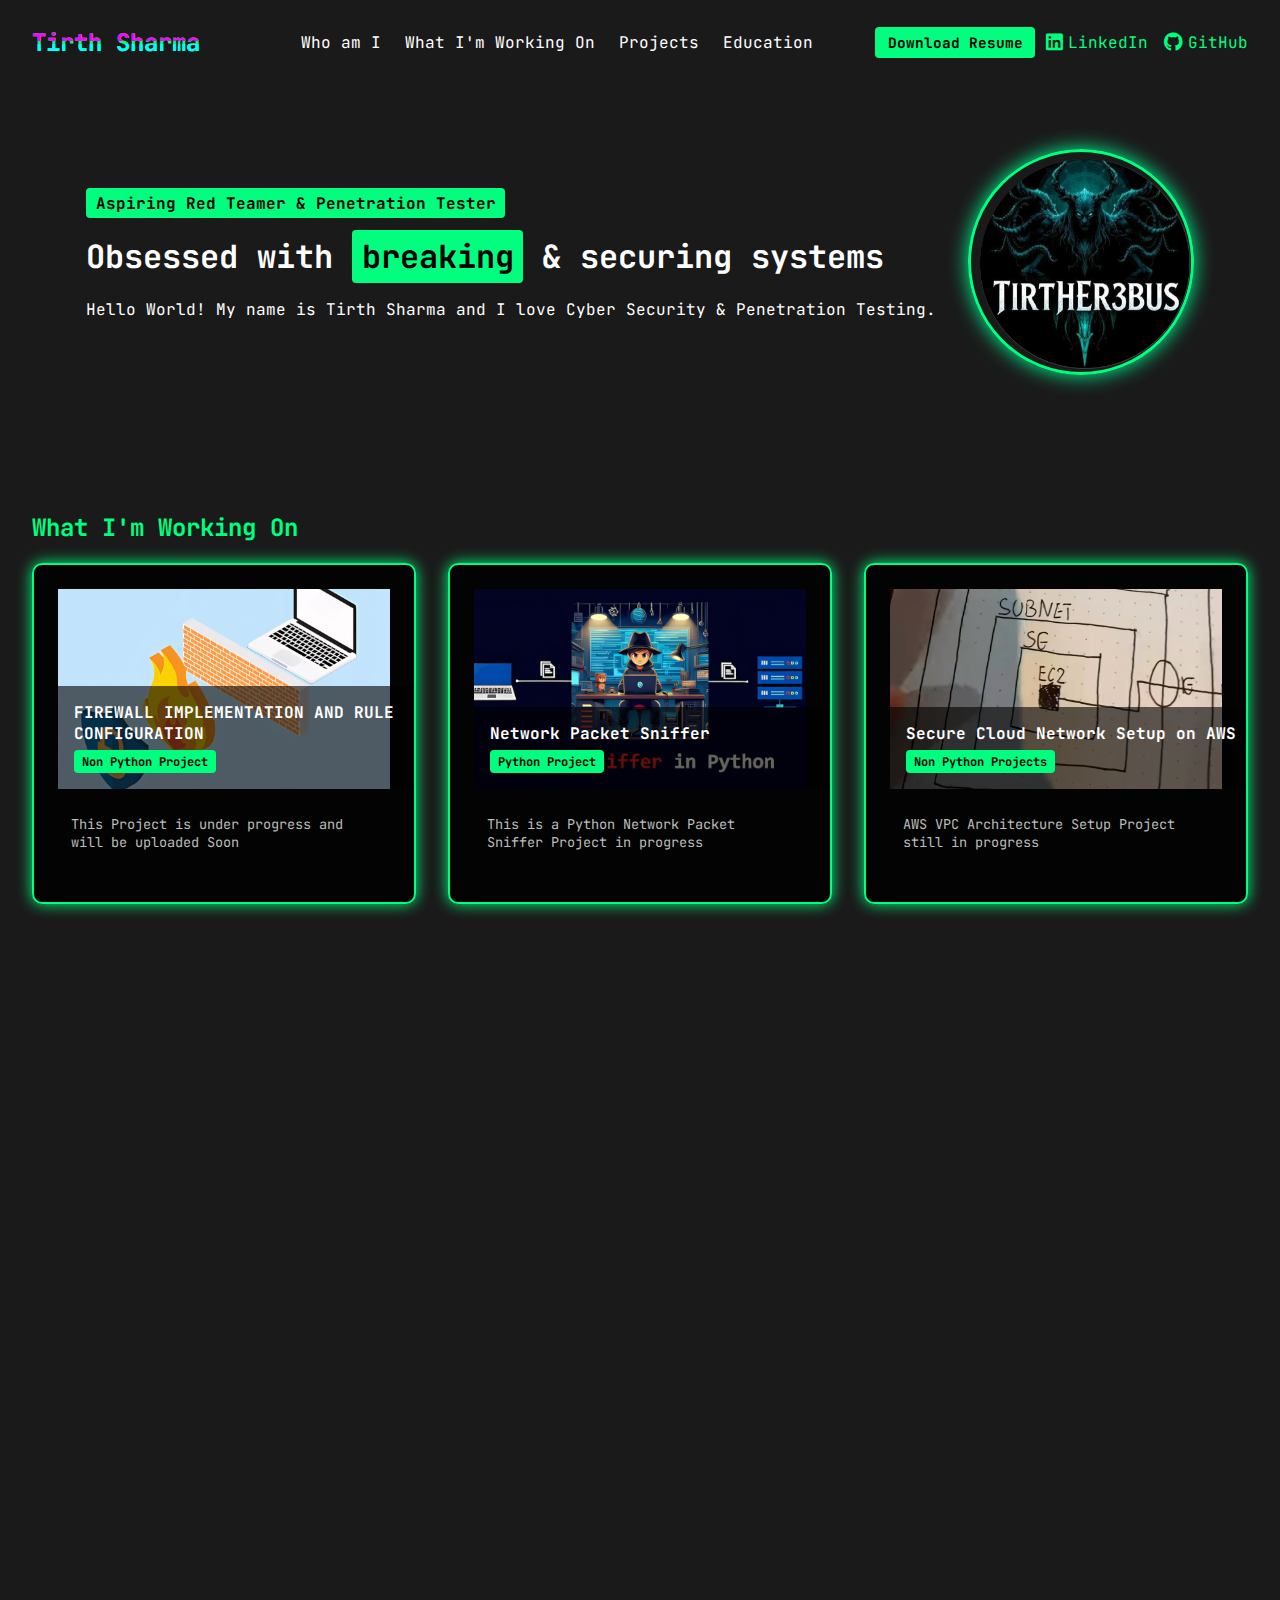
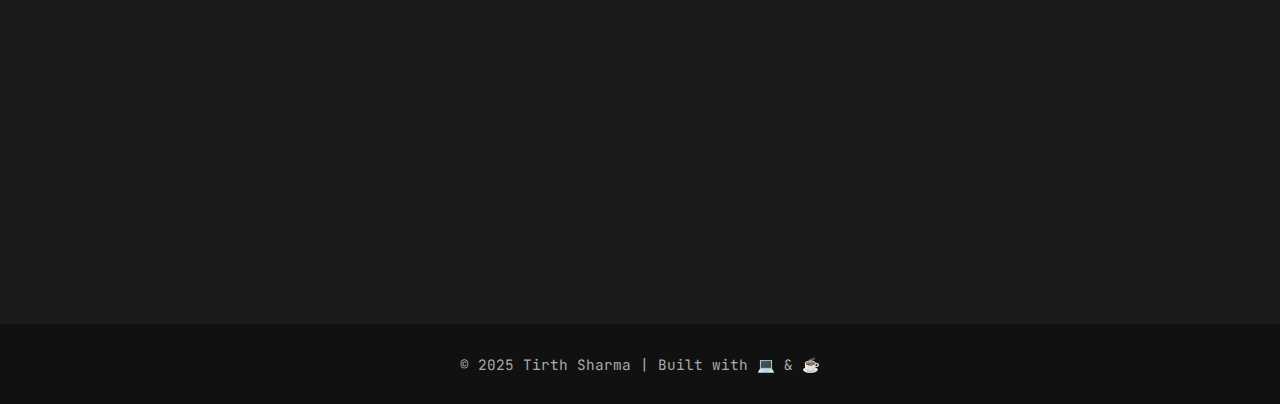
<file: index.html>
<!DOCTYPE html>
<html lang="en">
<head>
  <meta charset="UTF-8" />
  <meta name="viewport" content="width=device-width, initial-scale=1.0"/>
  <title>Tirth Sharma | Portfolio</title>
  <link rel="stylesheet" href="style.css" />
  <script defer src="script.js"></script>
  <link href="https://fonts.googleapis.com/css2?family=JetBrains+Mono:wght@400;700&display=swap" rel="stylesheet">
  <link rel="stylesheet" href="https://cdnjs.cloudflare.com/ajax/libs/font-awesome/6.4.0/css/all.min.css">
  <link rel="icon" type="image/png" href="Files/favicon.png">
</head>
<body>
  <!-- Navbar -->
  <nav class="navbar"> 
    <div class="logo glitch" data-text="Tirth Sharma">Tirth Sharma</div>
    <ul class="nav-links">
      <li><a href="#about">Who am I</a></li>
      <li><a href="#working">What I'm Working On</a></li>
      <li><a href="#projects">Projects</a></li>
      <li><a href="#education">Education</a></li>
    </ul>
    <div class="nav-icons">
        <a href="Files/Tirth Resume.pdf" download="Tirth_Sharma_Resume.pdf" class="btn small-btn glow-btn">Download Resume</a>
        <a href="www.linkedin.com/in/tirth-sharma-a146322a0" target="_blank" class="social-link glow-btn">
            <i class="fab fa-linkedin"></i> LinkedIn
        </a>
        <a href="https://github.com/Tirth-git" target="_blank" class="social-link glow-btn">
            <i class="fab fa-github"></i> GitHub
        </a>
    </div>
  </nav>

  <!-- Hero -->
  <section id="about" class="hero fade-in">
    <div class="hero-text">
      <span class="highlight">Aspiring Red Teamer & Penetration Tester</span>
      <h1>Obsessed with <span class="highlight">breaking</span> & securing systems</h1>
      <p>Hello World! My name is Tirth Sharma and I love Cyber Security & Penetration Testing.</p>
    </div>
    <div class="hero-img">
      <img src="Files/logo.png" alt="Tirth3bus Logo">
    </div>
  </section>

  <!-- What I'm Working On -->

<section id="working" class="working fade-in">
  <h2>What I'm Working On</h2>
  <div class="work-grid">

    <a href="Cybersec-Projects/firewall configuration.html" class="work-card-link">
      <div class="work-card glow">
        <div class="work-img-container">
          <img src="Files/types-of-firewalls.png" alt="Firewall Implementation">
          <div class="work-overlay">
            <h3>FIREWALL IMPLEMENTATION AND RULE CONFIGURATION</h3>
            <span class="tag">Non Python Project</span>
          </div>
        </div>
        <p class="work-desc">This Project is under progress and will be uploaded Soon</p>
      </div>
    </a>

    <a href="Cybersec-Projects/Python Packet Sniffer.html" class="work-card-link">
      <div class="work-card glow">
        <div class="work-img-container">
          <img src="Files/python-packet-sniffer.png" alt="Network Packet Sniffer">
          <div class="work-overlay">
            <h3>Network Packet Sniffer</h3>
            <span class="tag">Python Project</span>
          </div>
        </div>
        <p class="work-desc">This is a Python Network Packet Sniffer Project in progress</p>
      </div>
    </a>

    <a href="aws-vpc-setup.html" class="work-card-link">
      <div class="work-card glow">
        <div class="work-img-container">
          <img src="Files/aws-vpc.png" alt="Secure Cloud Network AWS">
          <div class="work-overlay">
            <h3>Secure Cloud Network Setup on AWS</h3>
            <span class="tag">Non Python Projects</span>
          </div>
        </div>
        <p class="work-desc">AWS VPC Architecture Setup Project still in progress</p>
      </div>
    </a>

  </div>
</section>

  <!-- Projects -->
<section id="projects" class="projects fade-in">
  <h2>Projects</h2>
  <div class="project-grid">
    <!-- Cybersecurity Projects Card -->
    <a href="cybersecurity-projects.html" class="project-card-link">
      <div class="project-card glow" data-icon="🛡">
        <h3>Cybersecurity Projects</h3>
        <ul>
          <li>Firewall Implementation & Rule Configuration</li>
          <li>Secure Cloud Network Setup on AWS</li>
          <li>Penetration Testing Reports</li>
        </ul>
      </div>
    </a>

    <!-- Small Python Projects Card -->
    <a href="Small-Python-projects.html" class="project-card-link">
      <div class="project-card glow" data-icon="🐍">
        <h3>Small Python Projects</h3>
        <ul>
          <li>Simple Python Keylogger</li>
          <li>Network Packet Sniffer</li>
          <li>Vulnerability Scanner</li>
        </ul>
      </div>
    </a>

  </div>
</section>
  <!-- Education -->
<section id="education" class="education fade-in">
  <h2>Education</h2>
  <div class="edu-timeline">

    <div class="edu-card glow">
      <div class="edu-icon"><i class="fas fa-university"></i></div>
      <div class="edu-content">
        <h4>Bharati Vidyapeeth</h4>
        <p>Bachelor of Computer Applications</p>
        <span class="edu-year">2023 - 2026</span>
      </div>
    </div>

    <div class="edu-card glow">
      <div class="edu-icon"><i class="fas fa-school"></i></div>
      <div class="edu-content">
        <h4>Asia Pacific Convent School</h4>
        <p>HSC</p>
        <span class="edu-year">2021 - 2023</span>
      </div>
    </div>

    <div class="edu-card glow">
      <div class="edu-icon"><i class="fas fa-school"></i></div>
      <div class="edu-content">
        <h4>Asia Pacific Convent School</h4>
        <p>SSC</p>
        <span class="edu-year">2020 - 2021</span>
      </div>
    </div>

  </div>
</section>

  <!-- Footer -->
  <footer>
    <p>© 2025 Tirth Sharma | Built with 💻 & ☕</p>
  </footer>
</body>
</html>
</file>
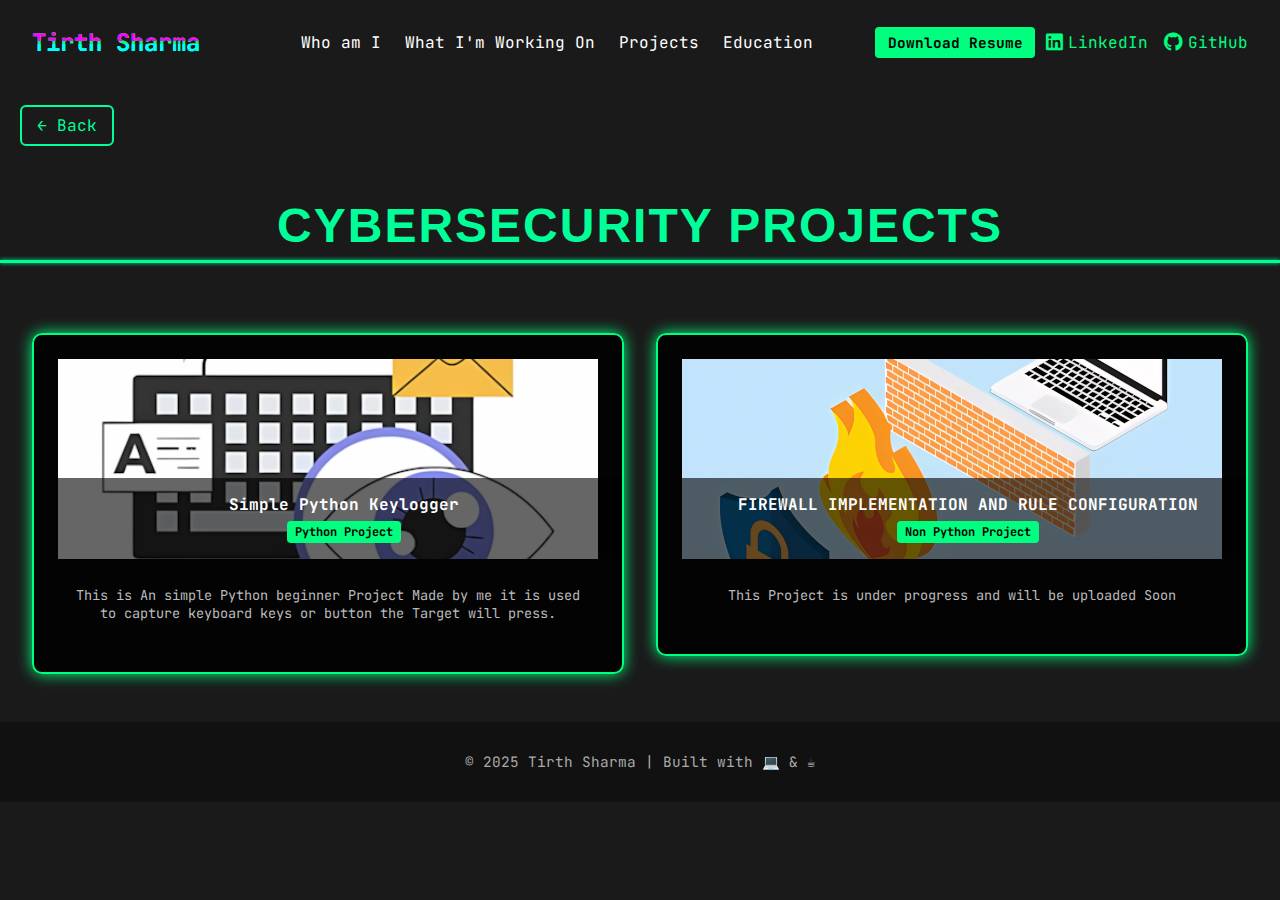
<file: cybersecurity-projects.html>
<!DOCTYPE html>
<html lang="en">
<head>
  <meta charset="UTF-8" />
  <meta name="viewport" content="width=device-width, initial-scale=1.0"/>
  <title>Tirth Sharma | Portfolio</title>

  <!-- Link to CSS in parent folder -->
   
  <link rel="stylesheet" href="../style.css" />
  <link rel="stylesheet" href="../project.css" />

  <script defer src="../script.js"></script>

  <link href="https://fonts.googleapis.com/css2?family=JetBrains+Mono:wght@400;700&display=swap" rel="stylesheet">
  <link rel="stylesheet" href="https://cdnjs.cloudflare.com/ajax/libs/font-awesome/6.4.0/css/all.min.css">
  <link rel="icon" type="image/png" href="../Files/favicon.png">
</head>
<body>

  <!-- Navbar -->

<nav class="navbar"> 
  <a href="../index.html" class="logo-link">
    <div class="logo glitch" data-text="Tirth Sharma">Tirth Sharma</div>
  </a>
  <ul class="nav-links">
    <li><a href="#about">Who am I</a></li>
    <li><a href="#working">What I'm Working On</a></li>
    <li><a href="#projects">Projects</a></li>
    <li><a href="#education">Education</a></li>
  </ul>
  <div class="nav-icons">
      <a href="../Files/Tirth Resume.pdf" download="Tirth_Sharma_Resume.pdf" class="btn small-btn glow-btn">Download Resume</a>
      <a href="https://www.linkedin.com/in/tirth-sharma-a146322a0" target="_blank" class="social-link glow-btn">
          <i class="fab fa-linkedin"></i> LinkedIn
      </a>
      <a href="https://github.com/Tirth-git" target="_blank" class="social-link glow-btn">
          <i class="fab fa-github"></i> GitHub
      </a>
  </div>
</nav>

<!-- PROJECT TEMPLATE -->
<a href="javascript:history.back()" class="back-btn glow-btn">← Back</a>
<!-- Project Container -->

<section class="project-detail fade-in">
    <h1 class="project-title">
        CyberSecurity Projects
    </h1>

    <section id="working" class="working fade-in">
  <div class="work-grid">
    <a href="Cybersec-Projects/simple-python-keylogger.html" class="work-card-link">
      <div class="work-card glow">
        <div class="work-img-container">
          <img src="Files/keylogger-keystroke-logging-dangerous.png" alt="Firewall Implementation">
          <div class="work-overlay">
            <h3>Simple Python Keylogger</h3>
            <span class="tag">Python Project</span>
          </div>
        </div>
        <p class="work-desc">This is An simple Python beginner Project Made by me it is used to capture keyboard keys or button the Target will press.</p>
      </div>
    </a>

        <a href="Cybersec-Projects/firewall configuration.html" class="work-card-link">
      <div class="work-card glow">
        <div class="work-img-container">
          <img src="Files/types-of-firewalls.png" alt="Firewall Implementation">
          <div class="work-overlay">
            <h3>FIREWALL IMPLEMENTATION AND RULE CONFIGURATION</h3>
            <span class="tag">Non Python Project</span>
          </div>
        </div>
        <p class="work-desc">This Project is under progress and will be uploaded Soon</p>
      </div>
    </a>
  </div>
  </div>
</section>
  <footer>
    <p>© 2025 Tirth Sharma | Built with 💻 & ☕</p>
  </footer>
</body>
</html>
</file>
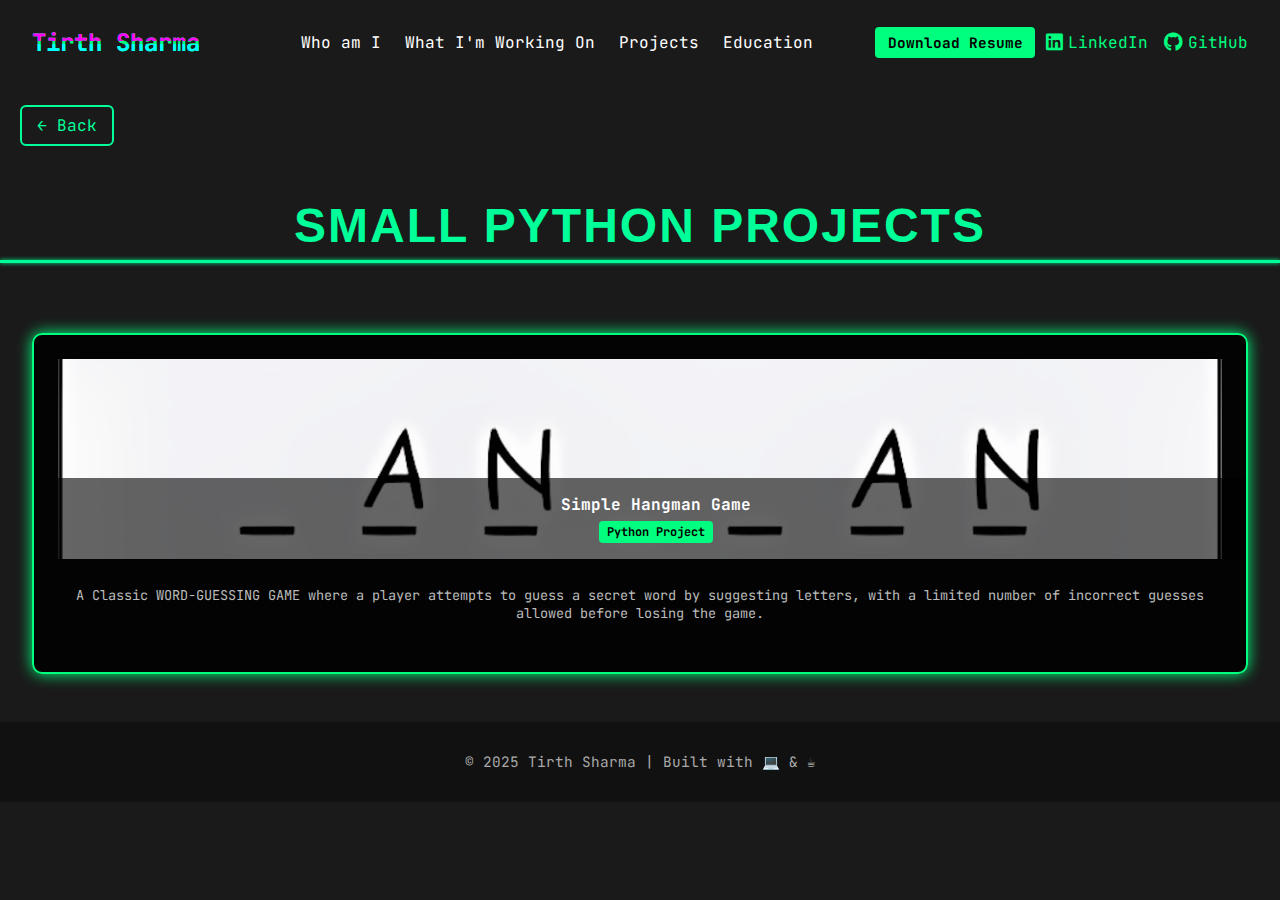
<file: Small-Python-projects.html>
<!DOCTYPE html>
<html lang="en">
<head>
  <meta charset="UTF-8" />
  <meta name="viewport" content="width=device-width, initial-scale=1.0"/>
  <title>Tirth Sharma | Portfolio</title>

  <!-- Link to CSS in parent folder -->
   
  <link rel="stylesheet" href="../style.css" />
  <link rel="stylesheet" href="../project.css" />

  <script defer src="../script.js"></script>

  <link href="https://fonts.googleapis.com/css2?family=JetBrains+Mono:wght@400;700&display=swap" rel="stylesheet">
  <link rel="stylesheet" href="https://cdnjs.cloudflare.com/ajax/libs/font-awesome/6.4.0/css/all.min.css">
  <link rel="icon" type="image/png" href="../Files/favicon.png">
</head>
<body>

  <!-- Navbar -->

<nav class="navbar"> 
  <a href="../index.html" class="logo-link">
    <div class="logo glitch" data-text="Tirth Sharma">Tirth Sharma</div>
  </a>
  <ul class="nav-links">
    <li><a href="#about">Who am I</a></li>
    <li><a href="#working">What I'm Working On</a></li>
    <li><a href="#projects">Projects</a></li>
    <li><a href="#education">Education</a></li>
  </ul>
  <div class="nav-icons">
      <a href="../Files/Tirth Resume.pdf" download="Tirth_Sharma_Resume.pdf" class="btn small-btn glow-btn">Download Resume</a>
      <a href="https://www.linkedin.com/in/tirth-sharma-a146322a0" target="_blank" class="social-link glow-btn">
          <i class="fab fa-linkedin"></i> LinkedIn
      </a>
      <a href="https://github.com/Tirth-git" target="_blank" class="social-link glow-btn">
          <i class="fab fa-github"></i> GitHub
      </a>
  </div>
</nav>

<!-- PROJECT TEMPLATE -->
<a href="javascript:history.back()" class="back-btn glow-btn">← Back</a>
<!-- Project Container -->

<section class="project-detail fade-in">
    <h1 class="project-title">
        Small Python Projects
    </h1>

    <section id="working" class="working fade-in">
  <div class="work-grid">
        <a href="https://github.com/Tirth-git/Small-Python-Projects/blob/main/Hangman%20Challange%20Game.py" 
        class="work-card-link" 
        target="_blank" 
        rel="noopener noreferrer">
        <div class="work-card glow">
            <div class="work-img-container">
            <img src="Files/hangman game.png" alt="Firewall Implementation">
            <div class="work-overlay">
                <h3>Simple Hangman Game</h3>
                <span class="tag">Python Project</span>
            </div>
            </div>
            <p class="work-desc">A Classic WORD-GUESSING GAME where a player attempts to guess a secret word by suggesting letters, with a limited number of incorrect guesses allowed before losing the game.</p>
        </div>
        </a>
  </div>
  </div>
</section>
  <footer>
    <p>© 2025 Tirth Sharma | Built with 💻 & ☕</p>
  </footer>
</body>

</html>
</file>
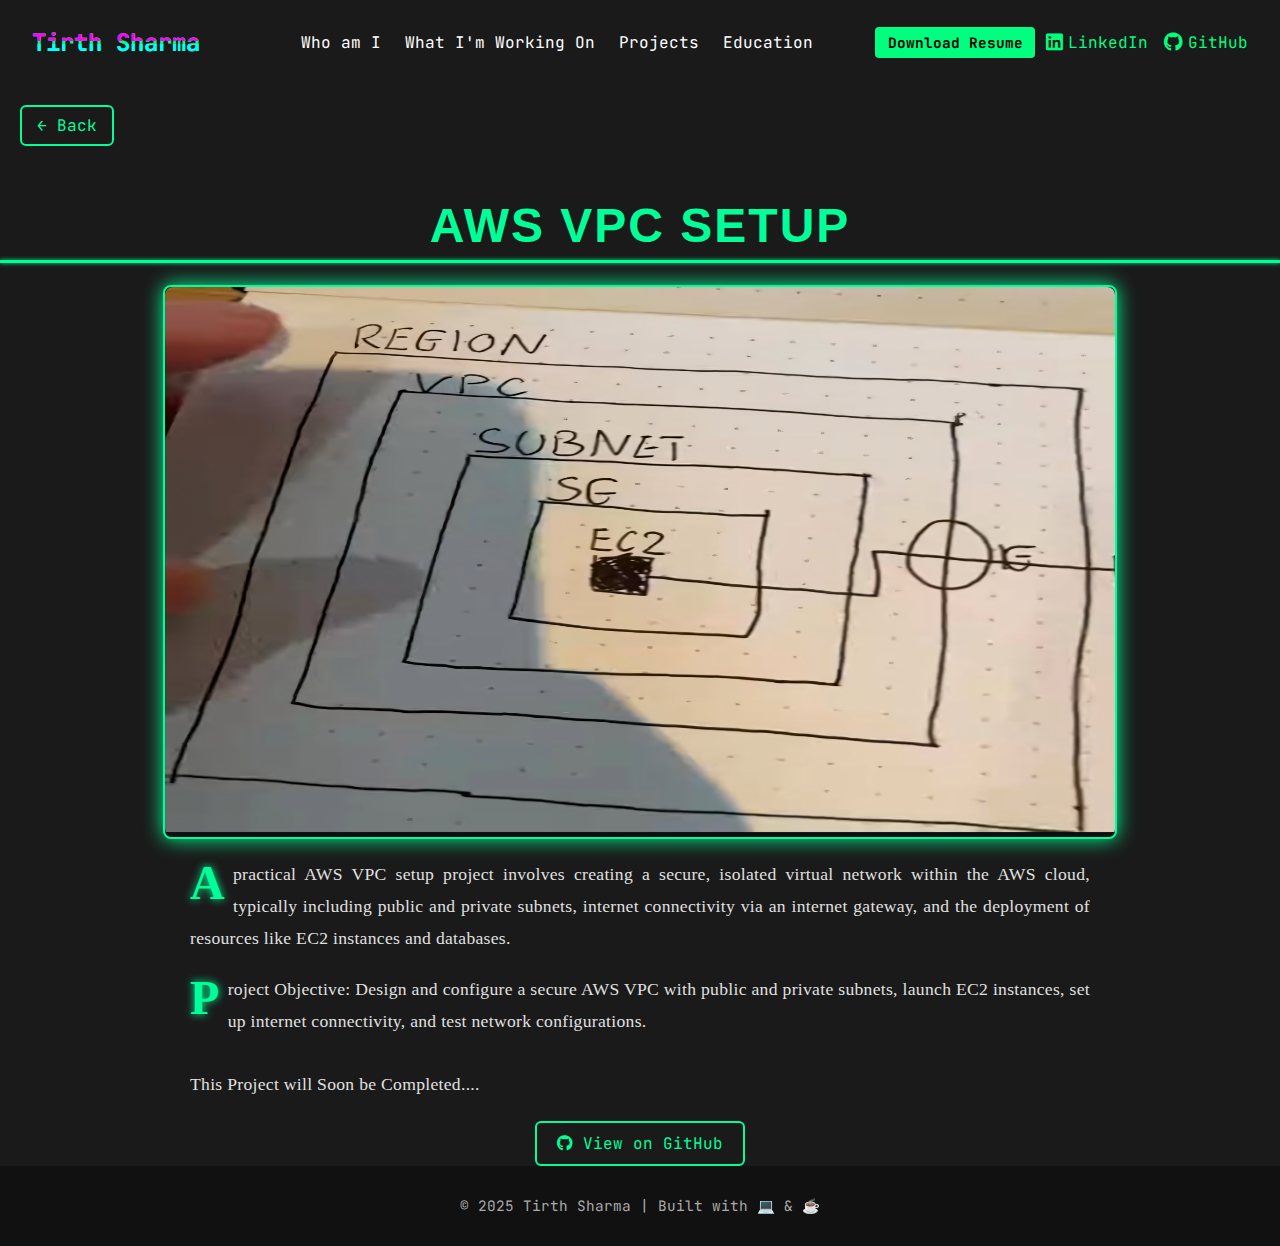
<file: Cybersec-Projects/aws-vpc-setup.html>
<!DOCTYPE html>
<html lang="en">
<head>
  <meta charset="UTF-8" />
  <meta name="viewport" content="width=device-width, initial-scale=1.0"/>
  <title>Tirth Sharma | Portfolio</title>

  <!-- Link to CSS in parent folder -->

  <link rel="stylesheet" href="../style.css" />
  <link rel="stylesheet" href="../project.css" />

  <script defer src="../script.js"></script>

  <link href="https://fonts.googleapis.com/css2?family=JetBrains+Mono:wght@400;700&display=swap" rel="stylesheet">
  <link rel="stylesheet" href="https://cdnjs.cloudflare.com/ajax/libs/font-awesome/6.4.0/css/all.min.css">
  <link rel="icon" type="image/png" href="../Files/favicon.png">
</head>
<body>

  <!-- Navbar -->

<nav class="navbar"> 
  <a href="../index.html" class="logo-link">
    <div class="logo glitch" data-text="Tirth Sharma">Tirth Sharma</div>
  </a>
  <ul class="nav-links">
    <li><a href="#about">Who am I</a></li>
    <li><a href="#working">What I'm Working On</a></li>
    <li><a href="#projects">Projects</a></li>
    <li><a href="#education">Education</a></li>
  </ul>
  <div class="nav-icons">
      <a href="../Files/Tirth Resume.pdf" download="Tirth_Sharma_Resume.pdf" class="btn small-btn glow-btn">Download Resume</a>
      <a href="https://www.linkedin.com/in/tirth-sharma-a146322a0" target="_blank" class="social-link glow-btn">
          <i class="fab fa-linkedin"></i> LinkedIn
      </a>
      <a href="https://github.com/Tirth-git" target="_blank" class="social-link glow-btn">
          <i class="fab fa-github"></i> GitHub
      </a>
  </div>
</nav>

<!-- PROJECT TEMPLATE -->
<a href="javascript:history.back()" class="back-btn glow-btn">← Back</a>
<!-- Project Container -->

<section class="project-detail fade-in">
    <h1 class="project-title">
        AWS VPC Setup
    </h1>

    <!-- Big Image -->

    <div class="project-image-card">
       <img src="../Files/aws-vpc.png" alt="Firewall Implementation">
    </div>

    <!-- Description -->

    <p class="project-description">
      A practical AWS VPC setup project involves creating a secure, isolated virtual network within the AWS cloud, typically including public and private subnets, internet connectivity via an internet gateway, and the deployment of resources like EC2 instances and databases.
    </p>
    <p class="project-description">
       Project Objective: Design and configure a secure AWS VPC with public and private subnets, launch EC2 instances, set up internet connectivity, and test network configurations. 
    <br>
    <br>
      This Project will Soon be Completed....
    </p>

    <!-- GitHub Link -->

    <a href="https://github.com/Tirth-git" target="_blank" class="github-btn glow-btn">
        <i class="fab fa-github"></i> View on GitHub
    </a>

</section>
<!-- FOOTER -->
  <footer>
    <p>© 2025 Tirth Sharma | Built with 💻 & ☕</p>
  </footer>
</body>
</html>
</file>
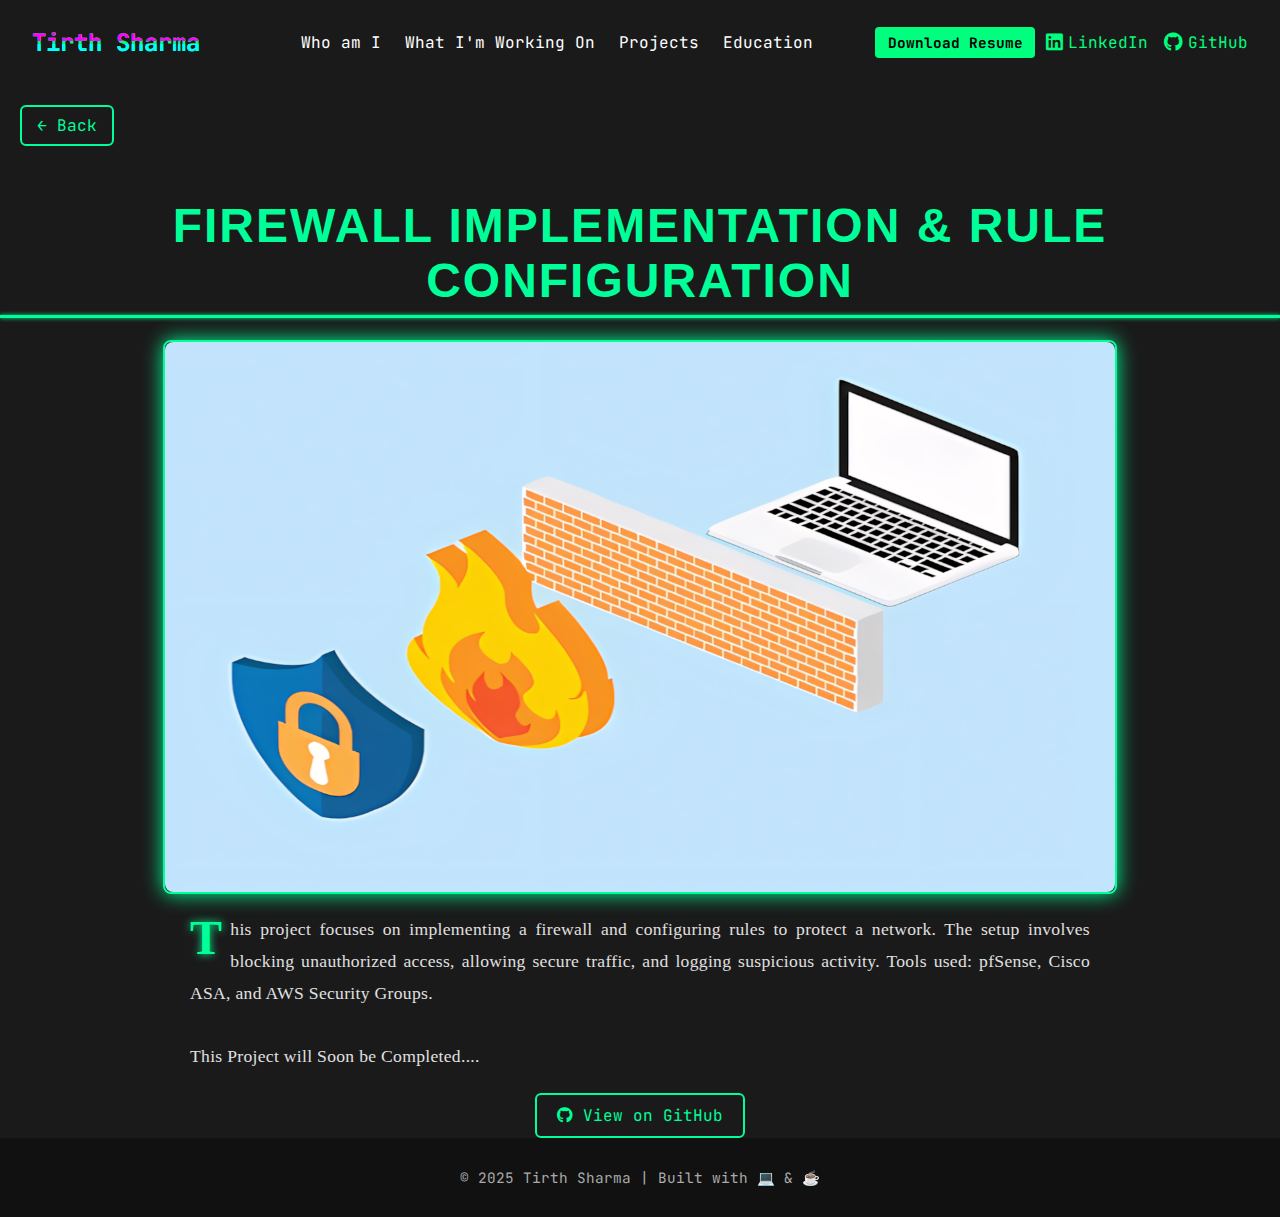
<file: Cybersec-Projects/firewall configuration.html>
<!DOCTYPE html>
<html lang="en">
<head>
  <meta charset="UTF-8" />
  <meta name="viewport" content="width=device-width, initial-scale=1.0"/>
  <title>Tirth Sharma | Portfolio</title>

  <!-- Link to CSS in parent folder -->

  <link rel="stylesheet" href="../style.css" />
  <link rel="stylesheet" href="../project.css" />

  <script defer src="../script.js"></script>

  <link href="https://fonts.googleapis.com/css2?family=JetBrains+Mono:wght@400;700&display=swap" rel="stylesheet">
  <link rel="stylesheet" href="https://cdnjs.cloudflare.com/ajax/libs/font-awesome/6.4.0/css/all.min.css">
  <link rel="icon" type="image/png" href="../Files/favicon.png">
</head>
<body>

  <!-- Navbar -->

<nav class="navbar"> 
  <a href="../index.html" class="logo-link">
    <div class="logo glitch" data-text="Tirth Sharma">Tirth Sharma</div>
  </a>
  <ul class="nav-links">
    <li><a href="#about">Who am I</a></li>
    <li><a href="#working">What I'm Working On</a></li>
    <li><a href="#projects">Projects</a></li>
    <li><a href="#education">Education</a></li>
  </ul>
  <div class="nav-icons">
      <a href="../Files/Tirth Resume.pdf" download="Tirth_Sharma_Resume.pdf" class="btn small-btn glow-btn">Download Resume</a>
      <a href="https://www.linkedin.com/in/tirth-sharma-a146322a0" target="_blank" class="social-link glow-btn">
          <i class="fab fa-linkedin"></i> LinkedIn
      </a>
      <a href="https://github.com/Tirth-git" target="_blank" class="social-link glow-btn">
          <i class="fab fa-github"></i> GitHub
      </a>
  </div>
</nav>

<!-- PROJECT TEMPLATE -->
<a href="javascript:history.back()" class="back-btn glow-btn">← Back</a>
<!-- Project Container -->

<section class="project-detail fade-in">
    <h1 class="project-title">
        Firewall Implementation & Rule Configuration
    </h1>

    <!-- Big Image -->

    <div class="project-image-card">
       <img src="../Files/types-of-firewalls.png" alt="Firewall Implementation">
    </div>

    <!-- Description -->

    <p class="project-description">
      This project focuses on implementing a firewall and configuring rules to protect a network. 
      The setup involves blocking unauthorized access, allowing secure traffic, and logging suspicious activity. 
      Tools used: pfSense, Cisco ASA, and AWS Security Groups.
      <br>
      <br>
      This Project will Soon be Completed....
    </p>

    <!-- GitHub Link -->

    <a href="https://github.com/Tirth-git" target="_blank" class="github-btn glow-btn">
        <i class="fab fa-github"></i> View on GitHub
    </a>

</section>
<!-- FOOTER -->
  <footer>
    <p>© 2025 Tirth Sharma | Built with 💻 & ☕</p>
  </footer>
</body>
</html>
</file>
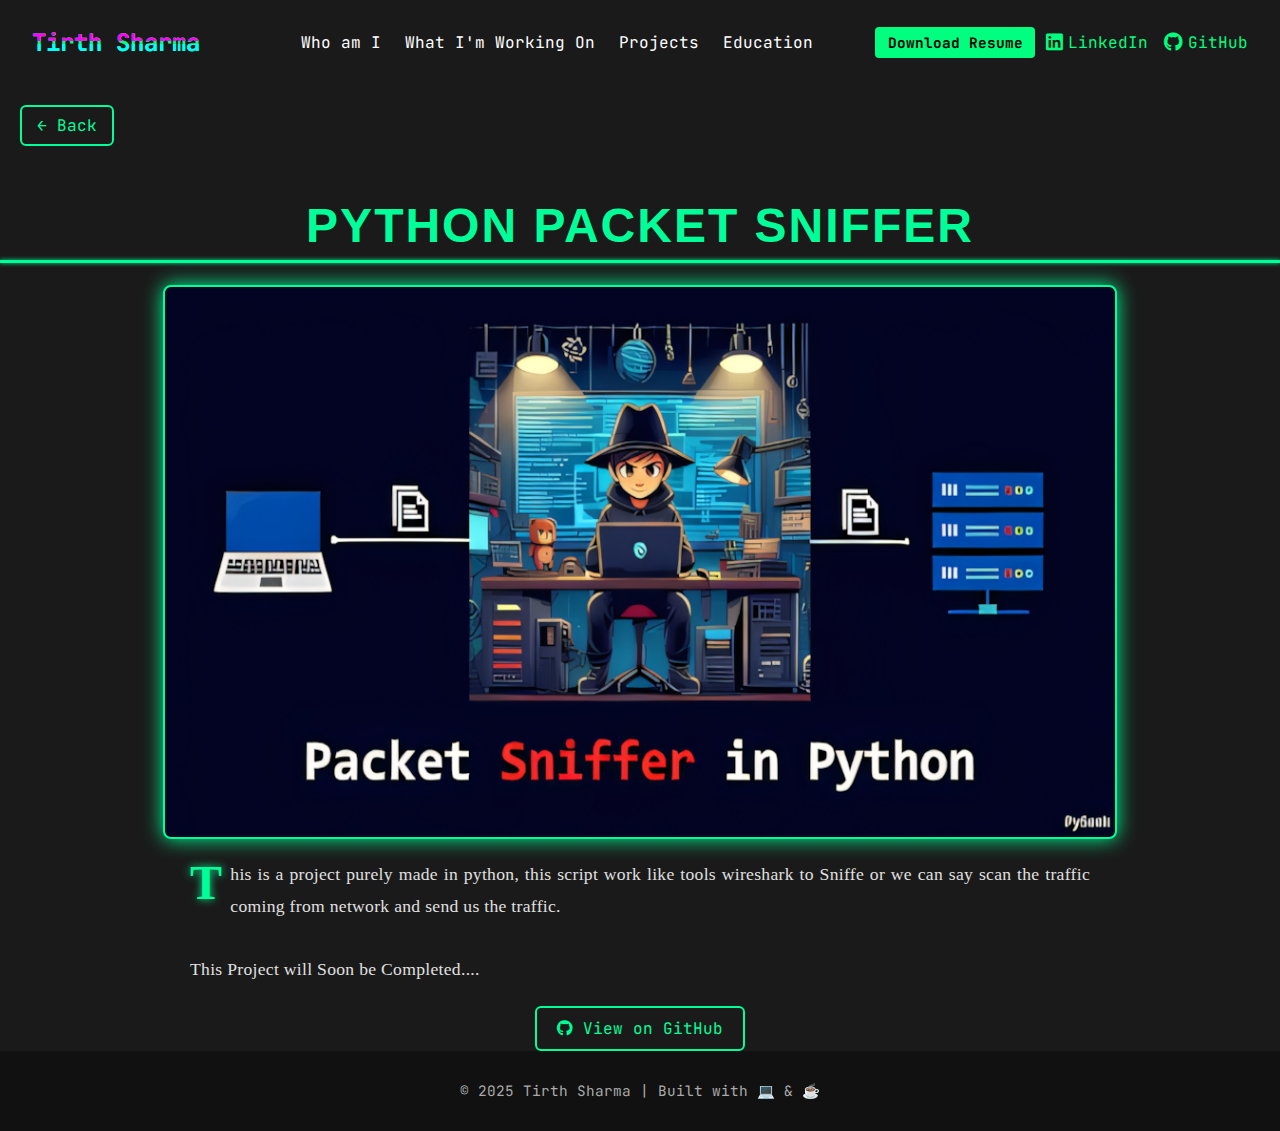
<file: Cybersec-Projects/Python Packet Sniffer.html>
<!DOCTYPE html>
<html lang="en">
<head>
  <meta charset="UTF-8" />
  <meta name="viewport" content="width=device-width, initial-scale=1.0"/>
  <title>Tirth Sharma | Portfolio</title>

  <!-- Link to CSS in parent folder -->
   
  <link rel="stylesheet" href="../style.css" />
  <link rel="stylesheet" href="../project.css" />

  <script defer src="../script.js"></script>

  <link href="https://fonts.googleapis.com/css2?family=JetBrains+Mono:wght@400;700&display=swap" rel="stylesheet">
  <link rel="stylesheet" href="https://cdnjs.cloudflare.com/ajax/libs/font-awesome/6.4.0/css/all.min.css">
  <link rel="icon" type="image/png" href="../Files/favicon.png">
</head>
<body>

  <!-- Navbar -->

<nav class="navbar"> 
  <a href="../index.html" class="logo-link">
    <div class="logo glitch" data-text="Tirth Sharma">Tirth Sharma</div>
  </a>
  <ul class="nav-links">
    <li><a href="#about">Who am I</a></li>
    <li><a href="#working">What I'm Working On</a></li>
    <li><a href="#projects">Projects</a></li>
    <li><a href="#education">Education</a></li>
  </ul>
  <div class="nav-icons">
      <a href="../Files/Tirth Resume.pdf" download="Tirth_Sharma_Resume.pdf" class="btn small-btn glow-btn">Download Resume</a>
      <a href="https://www.linkedin.com/in/tirth-sharma-a146322a0" target="_blank" class="social-link glow-btn">
          <i class="fab fa-linkedin"></i> LinkedIn
      </a>
      <a href="https://github.com/Tirth-git" target="_blank" class="social-link glow-btn">
          <i class="fab fa-github"></i> GitHub
      </a>
  </div>
</nav>

<!-- PROJECT TEMPLATE -->
<a href="javascript:history.back()" class="back-btn glow-btn">← Back</a>
<!-- Project Container -->

<section class="project-detail fade-in">
    <h1 class="project-title">
        Python Packet Sniffer
    </h1>

    <!-- Big Image -->

    <div class="project-image-card">
       <img src="../Files/python-packet-sniffer.png" alt="python-packet-sniffer">
    </div>

    <!-- Description -->
        
    <p class="project-description">
       This is a project purely made in python, this script work like tools wireshark to Sniffe
       or we can say scan the traffic coming from network and send us the traffic.
       <br>
       <br>
       This Project will Soon be Completed....
    </p>

    <!-- GitHub Link -->

    <a href="https://github.com/Tirth-git" target="_blank" class="github-btn glow-btn">
        <i class="fab fa-github"></i> View on GitHub
    </a>

</section>
<!-- FOOTER -->
  <footer>
    <p>© 2025 Tirth Sharma | Built with 💻 & ☕</p>
  </footer>
</body>
</html>
</file>
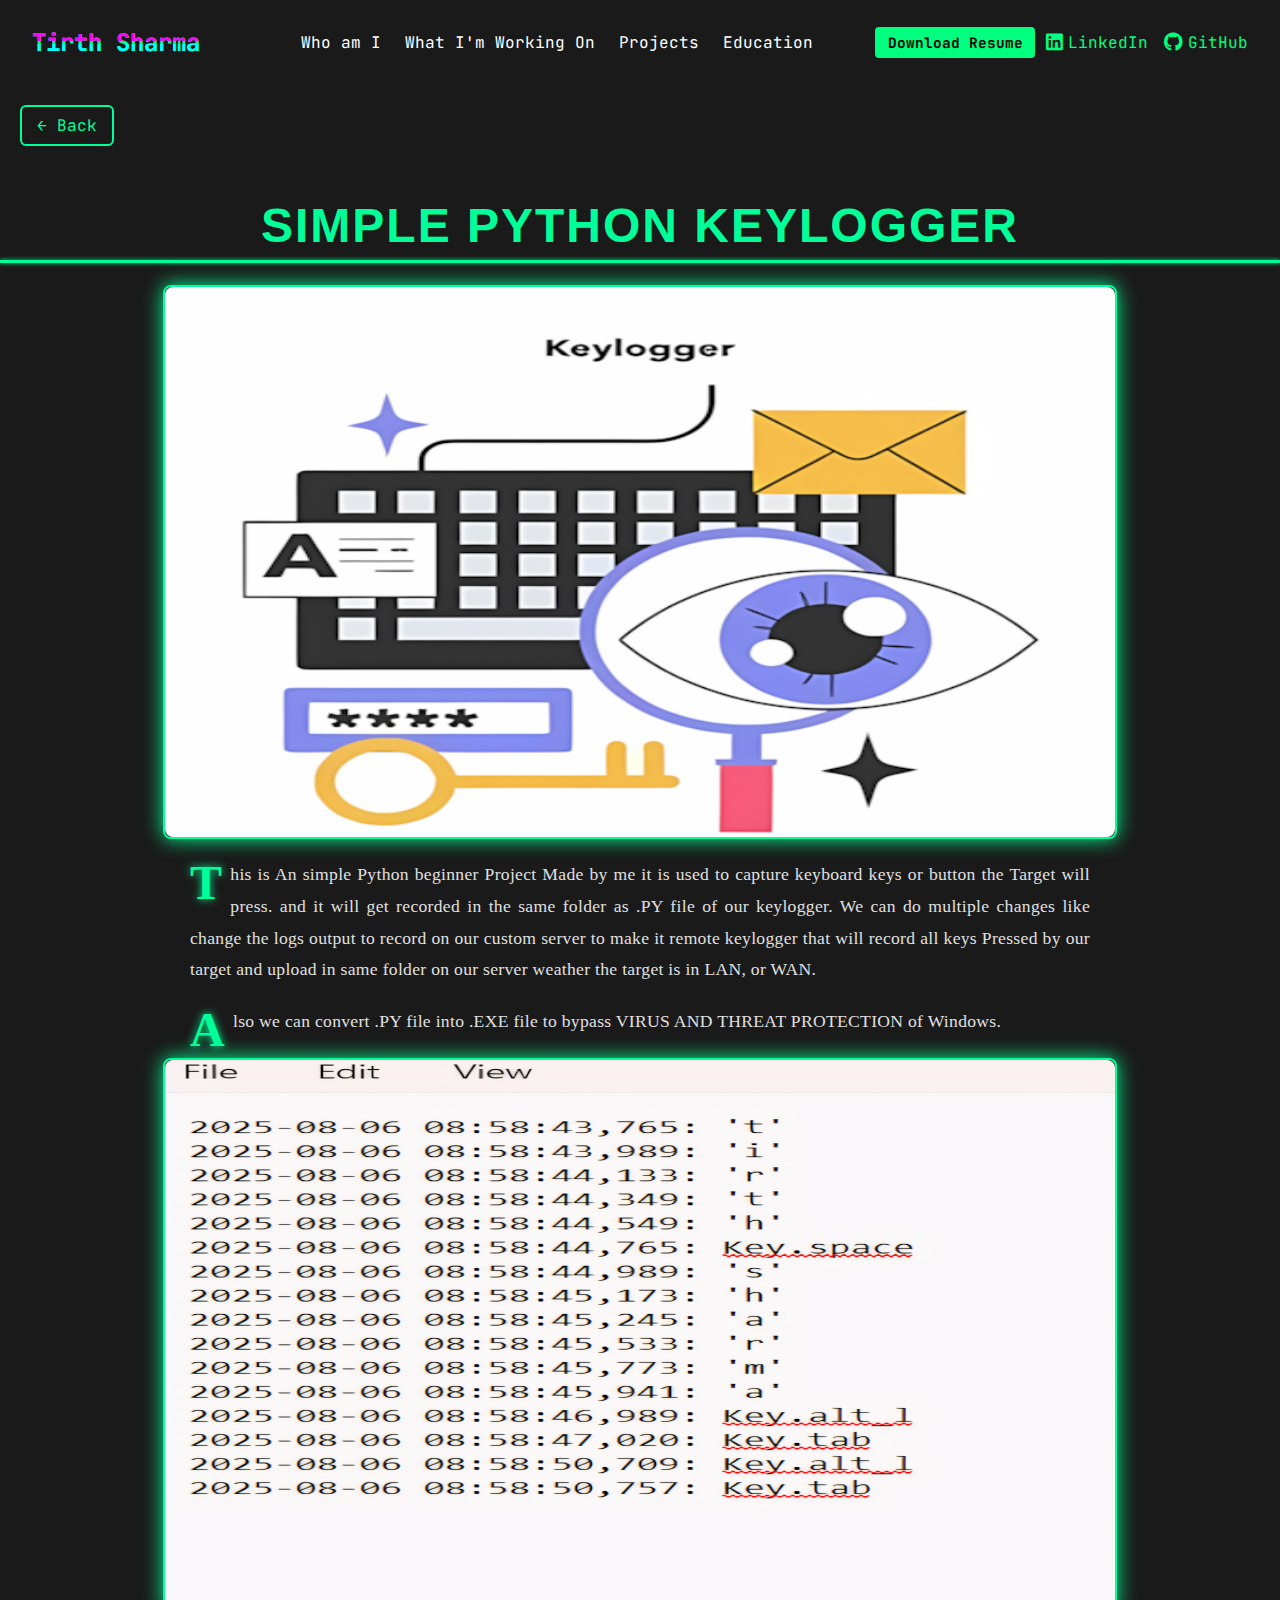
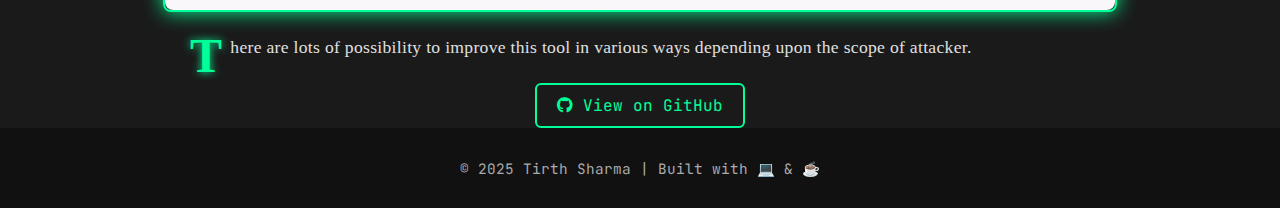
<file: Cybersec-Projects/simple-python-keylogger.html>
<!DOCTYPE html>
<html lang="en">
<head>
  <meta charset="UTF-8" />
  <meta name="viewport" content="width=device-width, initial-scale=1.0"/>
  <title>Tirth Sharma | Portfolio</title>

  <!-- Link to CSS in parent folder -->

  <link rel="stylesheet" href="../style.css" />
  <link rel="stylesheet" href="../project.css" />

  <script defer src="../script.js"></script>

  <link href="https://fonts.googleapis.com/css2?family=JetBrains+Mono:wght@400;700&display=swap" rel="stylesheet">
  <link rel="stylesheet" href="https://cdnjs.cloudflare.com/ajax/libs/font-awesome/6.4.0/css/all.min.css">
  <link rel="icon" type="image/png" href="../Files/favicon.png">
</head>
<body>

  <!-- Navbar -->

<nav class="navbar"> 
  <a href="../index.html" class="logo-link">
    <div class="logo glitch" data-text="Tirth Sharma">Tirth Sharma</div>
  </a>
  <ul class="nav-links">
    <li><a href="#about">Who am I</a></li>
    <li><a href="#working">What I'm Working On</a></li>
    <li><a href="#projects">Projects</a></li>
    <li><a href="#education">Education</a></li>
  </ul>
  <div class="nav-icons">
      <a href="../Files/Tirth Resume.pdf" download="Tirth_Sharma_Resume.pdf" class="btn small-btn glow-btn">Download Resume</a>
      <a href="https://www.linkedin.com/in/tirth-sharma-a146322a0" target="_blank" class="social-link glow-btn">
          <i class="fab fa-linkedin"></i> LinkedIn
      </a>
      <a href="https://github.com/Tirth-git" target="_blank" class="social-link glow-btn">
          <i class="fab fa-github"></i> GitHub
      </a>
  </div>
</nav>

<!-- PROJECT TEMPLATE -->
<a href="javascript:history.back()" class="back-btn glow-btn">← Back</a>
<!-- Project Container -->

<section class="project-detail fade-in">
    <h1 class="project-title">
        Simple Python Keylogger
    </h1>

    <!-- Big Image -->

    <div class="project-image-card">
       <img src="../Files/keylogger-keystroke-logging-dangerous.png" alt="Firewall Implementation">
    </div>

    <!-- Description -->

    <p class="project-description">
      This is An simple Python beginner Project Made by me it is used to capture keyboard keys or button the Target will press. and it will get recorded in the same folder as .PY file of our keylogger. We can do multiple changes like change the logs output to record on our custom server to make it remote keylogger that will record all keys Pressed by our target and upload in same folder on our server weather the target is in LAN, or WAN.
    </p>
    <p class="project-description">
        Also we can convert .PY file into .EXE file to bypass VIRUS AND THREAT PROTECTION of Windows.
    </p>
    <!-- Second Image -->
        <div class="project-image-card">
       <img src="../Files/keylogger-logs.png" alt="Firewall Implementation">
    </div>

    <p class="project-description">
        There are lots of possibility to improve this tool in various ways depending upon the scope of attacker.
    </p>

    <!-- GitHub Link -->

    <a href="https://github.com/Tirth-git/Python-CyberSec-Projects/tree/main/Python%20KeyLogger" target="_blank" class="github-btn glow-btn">
        <i class="fab fa-github"></i> View on GitHub
    </a>

</section>
<!-- FOOTER -->
  <footer>
    <p>© 2025 Tirth Sharma | Built with 💻 & ☕</p>
  </footer>
</body>
</html>
</file>
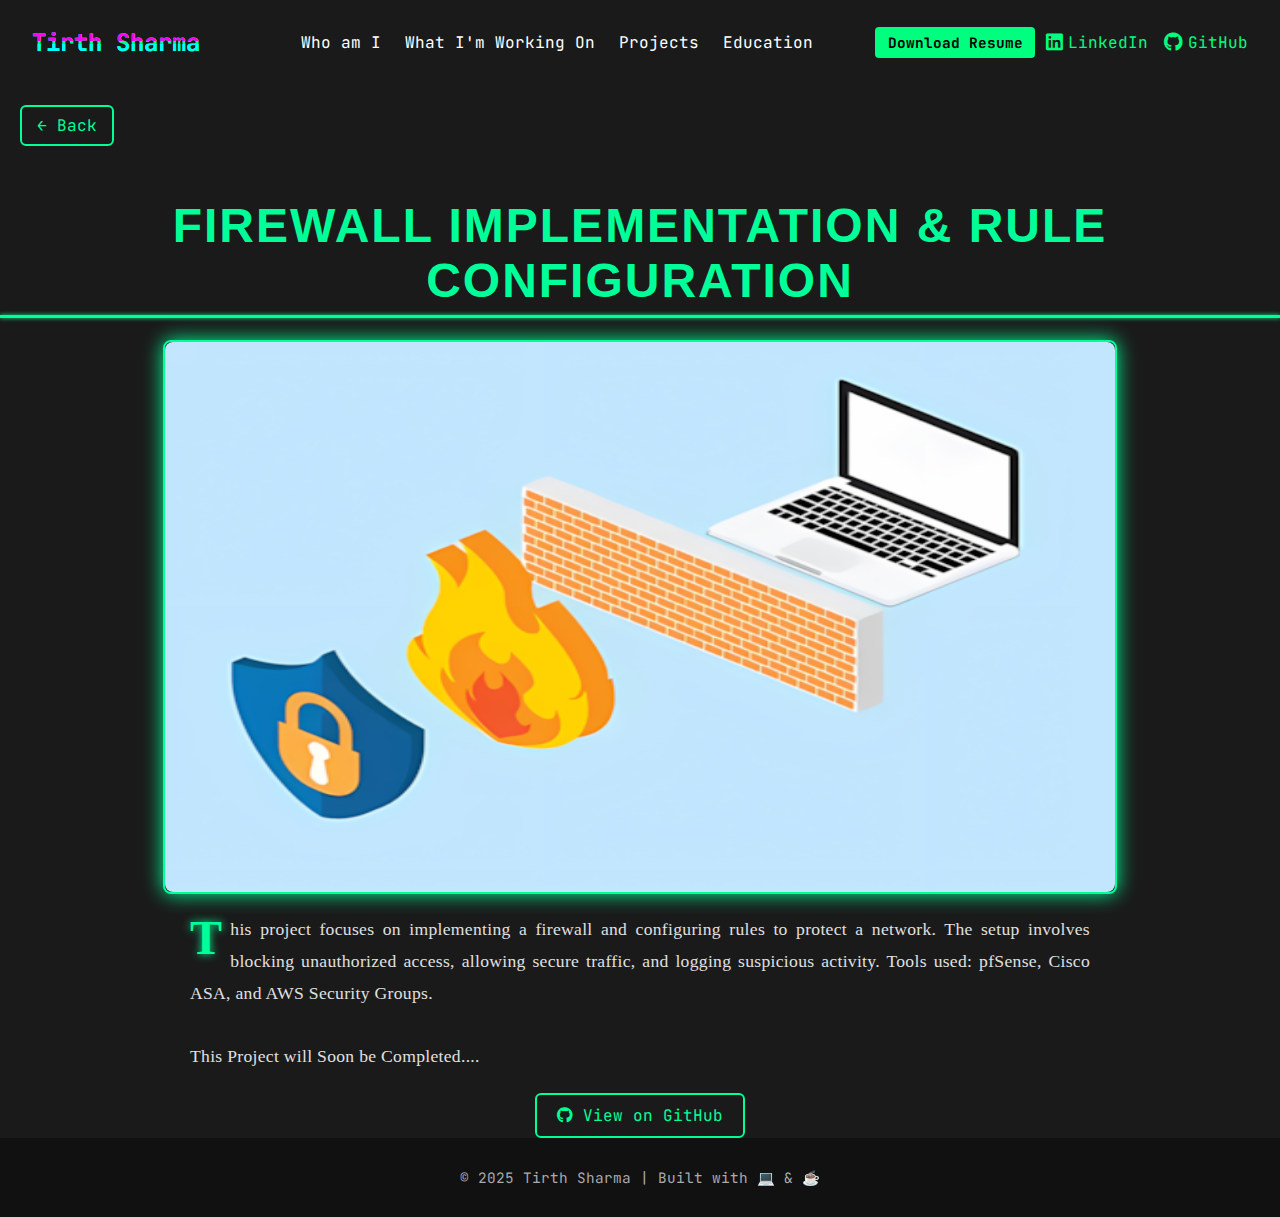
<file: Projects/firewall configuration.html>
<!DOCTYPE html>
<html lang="en">
<head>
  <meta charset="UTF-8" />
  <meta name="viewport" content="width=device-width, initial-scale=1.0"/>
  <title>Tirth Sharma | Portfolio</title>

  <!-- Link to CSS in parent folder -->

  <link rel="stylesheet" href="../style.css" />
  <link rel="stylesheet" href="../project.css" />

  <script defer src="../script.js"></script>

  <link href="https://fonts.googleapis.com/css2?family=JetBrains+Mono:wght@400;700&display=swap" rel="stylesheet">
  <link rel="stylesheet" href="https://cdnjs.cloudflare.com/ajax/libs/font-awesome/6.4.0/css/all.min.css">
  <link rel="icon" type="image/png" href="../Files/favicon.png">
</head>
<body>

  <!-- Navbar -->

<nav class="navbar"> 
  <a href="../index.html" class="logo-link">
    <div class="logo glitch" data-text="Tirth Sharma">Tirth Sharma</div>
  </a>
  <ul class="nav-links">
    <li><a href="#about">Who am I</a></li>
    <li><a href="#working">What I'm Working On</a></li>
    <li><a href="#projects">Projects</a></li>
    <li><a href="#education">Education</a></li>
  </ul>
  <div class="nav-icons">
      <a href="../Files/Tirth Resume.pdf" download="Tirth_Sharma_Resume.pdf" class="btn small-btn glow-btn">Download Resume</a>
      <a href="https://www.linkedin.com/in/tirth-sharma-a146322a0" target="_blank" class="social-link glow-btn">
          <i class="fab fa-linkedin"></i> LinkedIn
      </a>
      <a href="https://github.com/Tirth-git" target="_blank" class="social-link glow-btn">
          <i class="fab fa-github"></i> GitHub
      </a>
  </div>
</nav>

<!-- PROJECT TEMPLATE -->
<a href="javascript:history.back()" class="back-btn glow-btn">← Back</a>
<!-- Project Container -->

<section class="project-detail fade-in">
    <h1 class="project-title">
        Firewall Implementation & Rule Configuration
    </h1>

    <!-- Big Image -->

    <div class="project-image-card">
       <img src="../Files/types-of-firewalls_upscayl_1x_digital-art-4x.png" alt="Firewall Implementation">
    </div>

    <!-- Description -->

    <p class="project-description">
      This project focuses on implementing a firewall and configuring rules to protect a network. 
      The setup involves blocking unauthorized access, allowing secure traffic, and logging suspicious activity. 
      Tools used: pfSense, Cisco ASA, and AWS Security Groups.
      <br>
      <br>
      This Project will Soon be Completed....
    </p>

    <!-- GitHub Link -->

    <a href="https://github.com/Tirth-git" target="_blank" class="github-btn glow-btn">
        <i class="fab fa-github"></i> View on GitHub
    </a>

</section>
<!-- FOOTER -->
  <footer>
    <p>© 2025 Tirth Sharma | Built with 💻 & ☕</p>
  </footer>
</body>
</html>
</file>
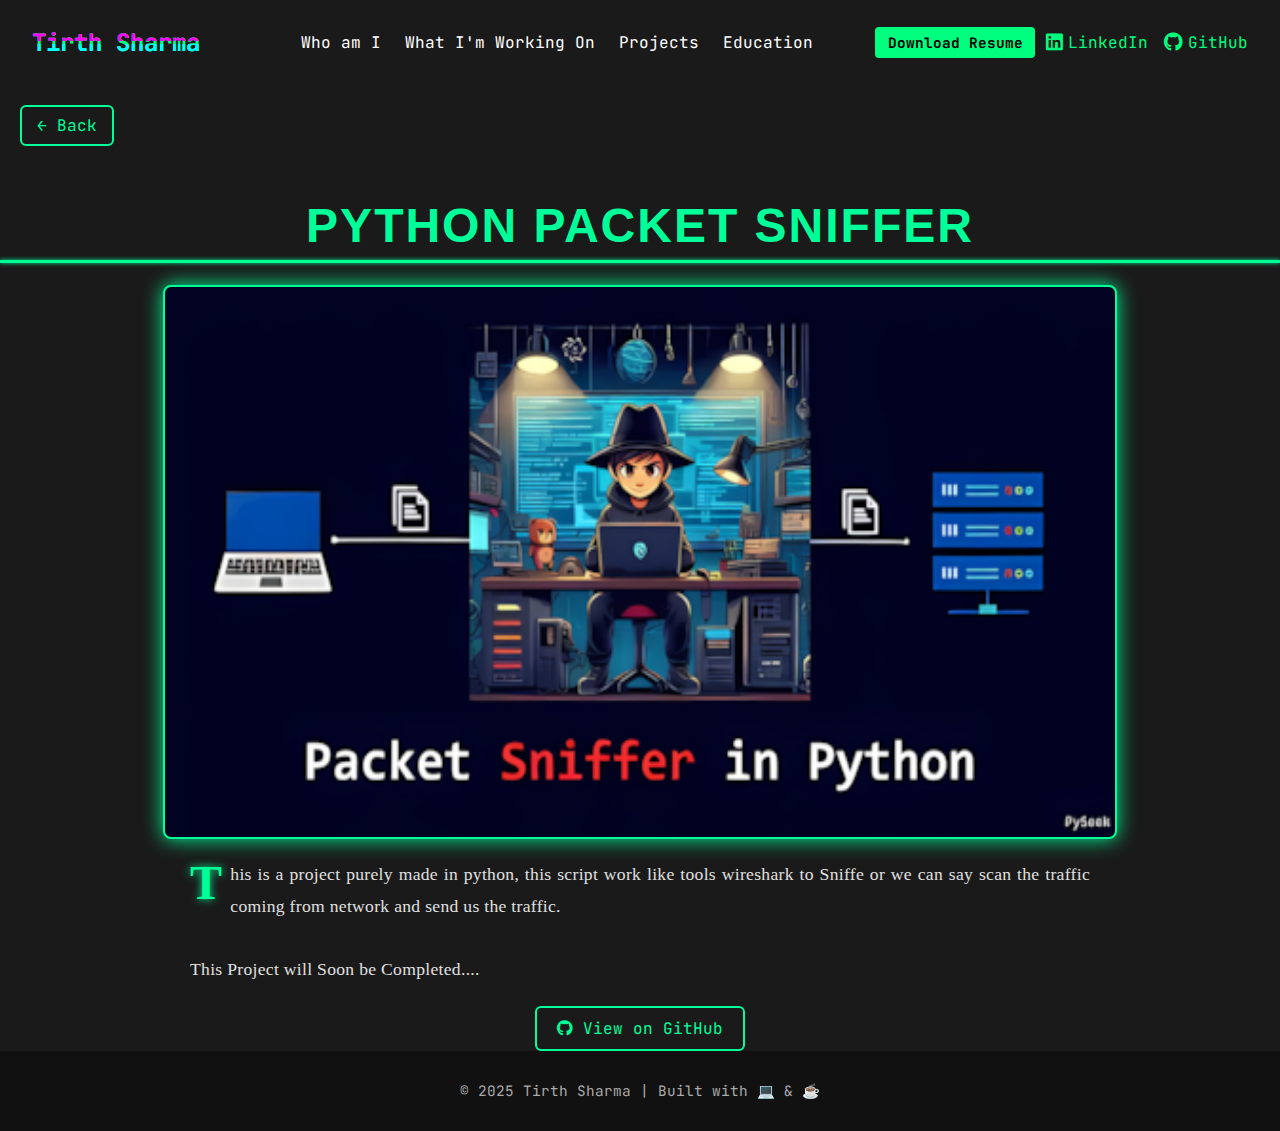
<file: Projects/Python Packet Sniffer.html>
<!DOCTYPE html>
<html lang="en">
<head>
  <meta charset="UTF-8" />
  <meta name="viewport" content="width=device-width, initial-scale=1.0"/>
  <title>Tirth Sharma | Portfolio</title>

  <!-- Link to CSS in parent folder -->
   
  <link rel="stylesheet" href="../style.css" />
  <link rel="stylesheet" href="../project.css" />

  <script defer src="../script.js"></script>

  <link href="https://fonts.googleapis.com/css2?family=JetBrains+Mono:wght@400;700&display=swap" rel="stylesheet">
  <link rel="stylesheet" href="https://cdnjs.cloudflare.com/ajax/libs/font-awesome/6.4.0/css/all.min.css">
  <link rel="icon" type="image/png" href="../Files/favicon.png">
</head>
<body>

  <!-- Navbar -->

<nav class="navbar"> 
  <a href="../index.html" class="logo-link">
    <div class="logo glitch" data-text="Tirth Sharma">Tirth Sharma</div>
  </a>
  <ul class="nav-links">
    <li><a href="#about">Who am I</a></li>
    <li><a href="#working">What I'm Working On</a></li>
    <li><a href="#projects">Projects</a></li>
    <li><a href="#education">Education</a></li>
  </ul>
  <div class="nav-icons">
      <a href="../Files/Tirth Resume.pdf" download="Tirth_Sharma_Resume.pdf" class="btn small-btn glow-btn">Download Resume</a>
      <a href="https://www.linkedin.com/in/tirth-sharma-a146322a0" target="_blank" class="social-link glow-btn">
          <i class="fab fa-linkedin"></i> LinkedIn
      </a>
      <a href="https://github.com/Tirth-git" target="_blank" class="social-link glow-btn">
          <i class="fab fa-github"></i> GitHub
      </a>
  </div>
</nav>

<!-- PROJECT TEMPLATE -->
<a href="javascript:history.back()" class="back-btn glow-btn">← Back</a>
<!-- Project Container -->

<section class="project-detail fade-in">
    <h1 class="project-title">
        Python Packet Sniffer
    </h1>

    <!-- Big Image -->

    <div class="project-image-card">
       <img src="../Files/python-packet-sniffer_upscayl_1x_digital-art-4x.png" alt="Firewall Implementation">
    </div>

    <!-- Description -->
        
    <p class="project-description">
       This is a project purely made in python, this script work like tools wireshark to Sniffe
       or we can say scan the traffic coming from network and send us the traffic.
       <br>
       <br>
       This Project will Soon be Completed....
    </p>

    <!-- GitHub Link -->

    <a href="https://github.com/Tirth-git" target="_blank" class="github-btn glow-btn">
        <i class="fab fa-github"></i> View on GitHub
    </a>

</section>
<!-- FOOTER -->
  <footer>
    <p>© 2025 Tirth Sharma | Built with 💻 & ☕</p>
  </footer>
</body>
</html>
</file>
<file: style.css>
body {
  margin: 0;
  font-family: 'JetBrains Mono', monospace;
  background-color: #1a1a1a; /* slightly lighter dark gray */
  color: white;
  overflow-x: hidden;
}
h2 {
  color: #00ff7f;
}

/* Social Icon */
.btn.small-btn {
  padding: 0.4rem 0.8rem;
  font-size: 0.9rem;
}

/* Social Links Style */
.nav-icons {
  display: flex;
  align-items: center;
  gap: 1rem;
}

.social-link {
  display: flex;
  align-items: center;
  gap: 0.3rem;
  color: #00ff7f;
  font-size: 1rem;
  text-decoration: none;
  transition: all 0.3s ease;
}

.social-link:hover {
  color: white;
  text-shadow: 0 0 8px #00ff7f, 0 0 15px #00ff7f;
}

.social-link i {
  font-size: 1.2rem;
}

.glow-btn {
  transition: all 0.3s ease;
}
.glow-btn:hover {
  background-color: #00cc66; 
  color: #ffffff !important;
  text-shadow: 0 0 5px #ffffff;
  box-shadow: 0 0 10px #00ff7f, 0 0 20px #00ff7f, 0 0 40px #00ff7f;
}
.nav-icons .btn.small-btn {
  margin-right: -5px;
}

/* Navbar */
.navbar {
  display: flex;
  justify-content: space-between;
  align-items: center;
  padding: 1rem 2rem;
}

.nav-links {
  display: flex;
  list-style: none;
  gap: 1.5rem;
}

.nav-links a {
  color: white;
  text-decoration: none;
}

.nav-links a:hover {
  color: #00ff7f;
}

.btn {
  background-color: #00ff7f;
  color: black;
  padding: 0.4rem 0.8rem;
  border-radius: 4px;
  text-decoration: none;
  font-weight: bold;
}

/* Hero */
.hero {
  display: flex;
  justify-content: center;
  align-items: center;
  padding: 4rem 2rem;
  gap: 2rem;
  flex-wrap: wrap;
}

.highlight {
  color: #00ff7f;
}

.hero-img img {
  width: 220px;
  border-radius: 50%;
  border: 3px solid #00ff7f;
  box-shadow: 0 0 15px #00ff7f;
  box-shadow: 0 0 20px #00ff99;
  transition: transform 0.3s ease, box-shadow 0.3s ease;
}
.hero-img img:hover {
    transform: scale(1.10); /* enlarge */
    box-shadow: 0 0 40px #00ff99, 0 0 60px #00ff99; /* stronger glow */
}

/* Working On Section */
.working {
  padding: 3rem 2rem;
}

.work-grid {
  display: grid;
  grid-template-columns: repeat(auto-fit, minmax(280px, 1fr));
  gap: 2rem;
}
.work-card-link {
  text-decoration: none;
  color: inherit;
  display: block;
}

.work-card-link:hover .work-card {
  transform: scale(1.02);
  transition: transform 0.2s ease;
}

.work-card {
  background-color: rgba(0, 0, 0, 0.85);
  border: 2px solid #00ff7f;
  padding: 1.5rem;
  border-radius: 10px;
  transition: 0.3s;
}

.glow:hover {
  box-shadow: 0 0 20px #00ff7f;
  transform: scale(1.05);
}

/* Projects Section */
.projects {
  padding: 3rem 2rem;
}

.project-grid {
  display: grid;
  grid-template-columns: repeat(auto-fit, minmax(280px, 1fr));
  gap: 2rem;
}

/* Updated Project Cards */
.project-card {
  position: relative;
  background-color: rgba(0, 0, 0, 0.85);
  border: 2px solid #00ff7f;
  padding: 1.5rem;
  border-radius: 10px;
  box-shadow: 0 0 15px #00ff7f; /* always glowing */
  transition: transform 0.3s ease, box-shadow 0.3s ease;
  overflow: hidden;
}

/* Hover Glow and Lift */
.project-card:hover {
  box-shadow: 0 0 25px #00ff7f, 0 0 40px #00ff7f;
  transform: scale(1.03);
}

/* Title Bar Styling */
.project-card h3 {
  background: linear-gradient(90deg, #00ff7f, transparent);
  padding: 0.5rem;
  border-radius: 6px;
  font-size: 1.2rem;
  color: black;
  font-weight: bold;
}

/* Icon Watermark */
.project-card::after {
  content: attr(data-icon);
  position: absolute;
  bottom: 15px;
  right: 20px;
  font-size: 6rem;
  color: rgba(0, 255, 127, 0.75); /* stronger, solid visibility */
  text-shadow: 0 0 4px rgba(0, 0, 0, 0.6); /* soft outline for contrast */
  transform: rotate(-10deg);
  z-index: 0;
  pointer-events: none;
}

.project-card * {
  position: relative;
  z-index: 1;
}

/* Education */
.education {
  padding: 3rem 2rem;
}

.edu-item {
  margin-bottom: 1rem;
}

/* Footer */
footer {
  text-align: center;
  padding: 1rem;
  background-color: #111;
  font-size: 0.9rem;
  color: #aaa;
}

/* Fade-in Animation */
.fade-in {
  opacity: 0;
  transform: translateY(20px);
  transition: opacity 1s ease-out, transform 1s ease-out;
}
.fade-in.visible {
  opacity: 1;
  transform: translateY(0);
}

/* Glitch Text */
.glitch {
  position: relative;
  color: #00ff7f;
  font-weight: bold;
  font-size: 1.5rem;
}
.glitch::before, .glitch::after {
  content: attr(data-text);
  position: absolute;
  left: 0;
}
.glitch::before {
  animation: glitchTop 1s infinite;
  color: #ff00ff;
  clip-path: polygon(0 0, 100% 0, 100% 45%, 0 45%);
}
.glitch::after {
  animation: glitchBottom 1s infinite;
  color: #00ffff;
  clip-path: polygon(0 55%, 100% 55%, 100% 100%, 0 100%);
}
@keyframes glitchTop {
  0%,100% { transform: translate(0); }
  20% { transform: translate(-2px, -2px); }
  40% { transform: translate(-2px, 2px); }
  60% { transform: translate(2px, -1px); }
  80% { transform: translate(1px, 1px); }
}
@keyframes glitchBottom {
  0%,100% { transform: translate(0); }
  20% { transform: translate(2px, 1px); }
  40% { transform: translate(1px, -1px); }
  60% { transform: translate(-1px, 1px); }
  80% { transform: translate(-2px, -2px); }
}
.highlight {
  background-color: #00ff7f; /* Matches logo border */
  color: #000;
  font-weight: bold;
  padding: 0.3rem 0.6rem;
  border-radius: 4px;
}

/* WHAT I M WORKING ON SECTION PHOTOS */
.work-card {
  display: flex;
  flex-direction: column;
  background-color: rgba(0, 0, 0, 0.85);
  border-radius: 10px;
  overflow: hidden;
  box-shadow: 0 0 15px #00ff7f; /* always glowing */
  transition: transform 0.3s ease, box-shadow 0.3s ease;
}

/* On hover - brighter glow */
.work-card:hover {
  box-shadow: 0 0 25px #00ff7f, 0 0 40px #00ff7f;
  transform: scale(1.03);
}

/* Image Container */
.work-img-container {
  position: relative;
  width: 100%;
  height: 200px;
}

/* Image Styling */
.work-img-container img {
  width: 100%;
  height: 100%;
  object-fit: cover;
}

/* Overlay for Title & Tag */
.work-overlay {
  position: absolute;
  bottom: 0;
  width: 100%;
  padding: 1rem;
  background: rgba(0, 0, 0, 0.6);
}

/* Project Title */
.work-overlay h3 {
  margin: 0;
  font-size: 1rem;
  color: white;
}

/* Tag Label */
.tag {
  display: inline-block;
  margin-top: 0.4rem;
  background: #00ff7f;
  color: black;
  font-size: 0.75rem;
  font-weight: bold;
  padding: 0.2rem 0.5rem;
  border-radius: 4px;
}

/* Short Description Below Card */
.work-desc {
  padding: 0.8rem;
  font-size: 0.85rem;
  color: #bbb;
}
.project-card-link {
  text-decoration: none;
  color: inherit;
  display: block;
}

.project-card-link:hover .project-card {
  transform: scale(1.03);
  box-shadow: 0 0 25px rgba(0, 255, 127, 0.8);
}
.project-image-card {
  display: flex;
  justify-content: center;
  align-items: center;
  width: 100%; /* full width of container */
  margin: 20px auto;
  padding: 15px;
  background: #111;
  border: 2px solid #00ff99;
  border-radius: 12px;
  box-shadow: 0 0 10px #00ff99;
}

.project-image-card img {
  width: 100%;
  height: 400px; /* same height */
  object-fit: cover; /* fill horizontally without squeezing */
  border-radius: 8px;
  border: 2px solid #00ff99;
  box-shadow: 0 0 10px #00ff99;
}
.logo-link {
  text-decoration: none; /* removes underline */
  color: inherit;        /* keeps your glitch color */
}

.logo-link:hover {
  color: #00ff7f; /* optional hover effect */
}
</file>
<file: project.css>
/* Back Button */
.back-btn {
  display: inline-block;
  margin: 20px;
  font-size: 1rem;
  padding: 8px 15px;
  border: 2px solid #00ff99;
  border-radius: 6px;
  color: #00ff99;
  text-decoration: none;
  transition: all 0.3s ease;
}

.back-btn:hover {
  background-color: #00ff99;
  color: #000;
}

/* Project Detail Page */
.project-detail {
  text-align: center;
}

.project-title {
  font-family: 'Orbitron', sans-serif;
  font-weight: 800;
  font-size: 3rem;
  text-transform: uppercase;
  color: #00ff99;
  text-align: center;
  letter-spacing: 2px;
  transition: color 0.4s ease-in-out;
  position: relative;
}

/* Underline */
.project-title::after {
  content: "";
  position: absolute;
  left: 0;
  bottom: -10px;
  height: 3px;
  width: 100%;
  background-color: #00ff99;
  box-shadow: 0 0 4px #00ff99; /* subtle glow */
  transition: background-color 0.4s ease-in-out, box-shadow 0.4s ease-in-out;
}

/* Hover: both change together */
.project-title:hover {
  color: #00ffcc;
}

.project-title:hover::after {
  background-color: #00ffcc;
  box-shadow: 0 0 6px #00ffcc; /* slightly stronger glow */
}

/* Scanning underline animation */
@keyframes scan {
  0% { background-position: -200% 0; }
  100% { background-position: 200% 0; }
}

.project-images {
  display: flex;
  gap: 20px;
  flex-wrap: wrap;
  margin-bottom: 20px;
}

.project-images img {
  width: 48%;
  border: 2px solid #00ff99;
  border-radius: 8px;
  box-shadow: 0 0 15px #00ff99;
}

.project-description {
  font-size: 1.1rem;
  margin-bottom: 20px;
  line-height: 1.6;
}

.github-btn {
  display: inline-block;
  border: 2px solid #00ff99;
  color: #00ff99;
  padding: 10px 20px;
  border-radius: 6px;
  text-decoration: none;
  font-size: 1rem;
  transition: all 0.3s ease;
}

.github-btn:hover {
  background-color: #00ff99;
  color: #000;
}
.project-image-card {
  margin-bottom: 20px;
  display: flex;             
  justify-content: center;       
  align-items: center;          
  width: fit-content;            
  margin-left: auto;
  margin-right: auto;
  border: 2px solid #00ff99;
  border-radius: 8px;
  box-shadow: 0 0 20px #00ff99;
  padding: 0;
}

.project-image-card img {
  width: 950px;         
  height: 550px;
  object-fit: fill;
  border-radius: 8px;
  border: none;
  box-shadow: none;
}

/* Project Descryption */

/* Blog-like text style */
.project-description {
  font-family: 'Merriweather', serif; /* Elegant blog font */
  font-size: 1.1rem;
  font-weight: 400;
  color: #e0e0e0;
  line-height: 1.8;
  max-width: 900px;
  margin: 20px auto;
  text-align: justify;
  letter-spacing: 0.3px;
  position: relative;
}

/* Drop cap effect */

.project-description::first-letter {
  font-size: 3rem;
  font-weight: bold;
  float: left;
  line-height: 1;
  margin-right: 8px;
  color: #00ff99; /* Matches your theme green */
  text-shadow: 0 0 8px #00ff99;
}
</file>
